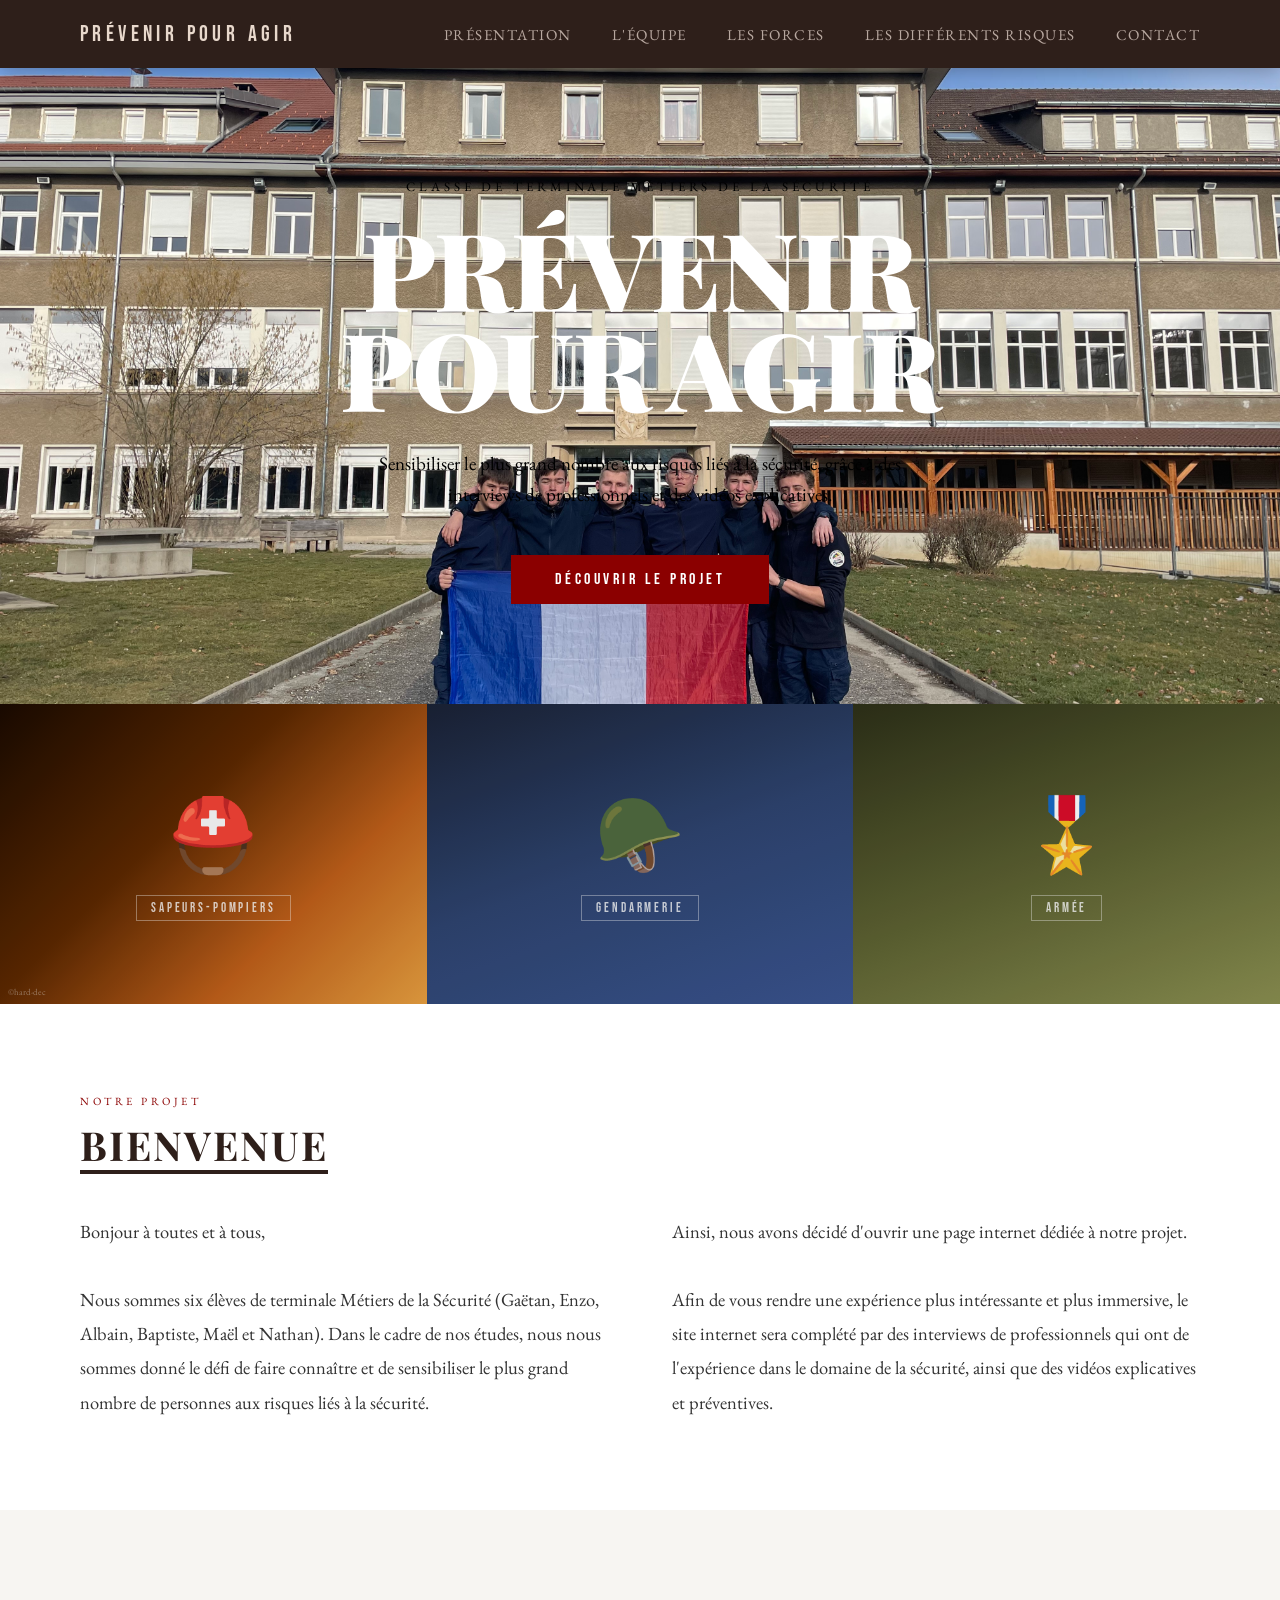
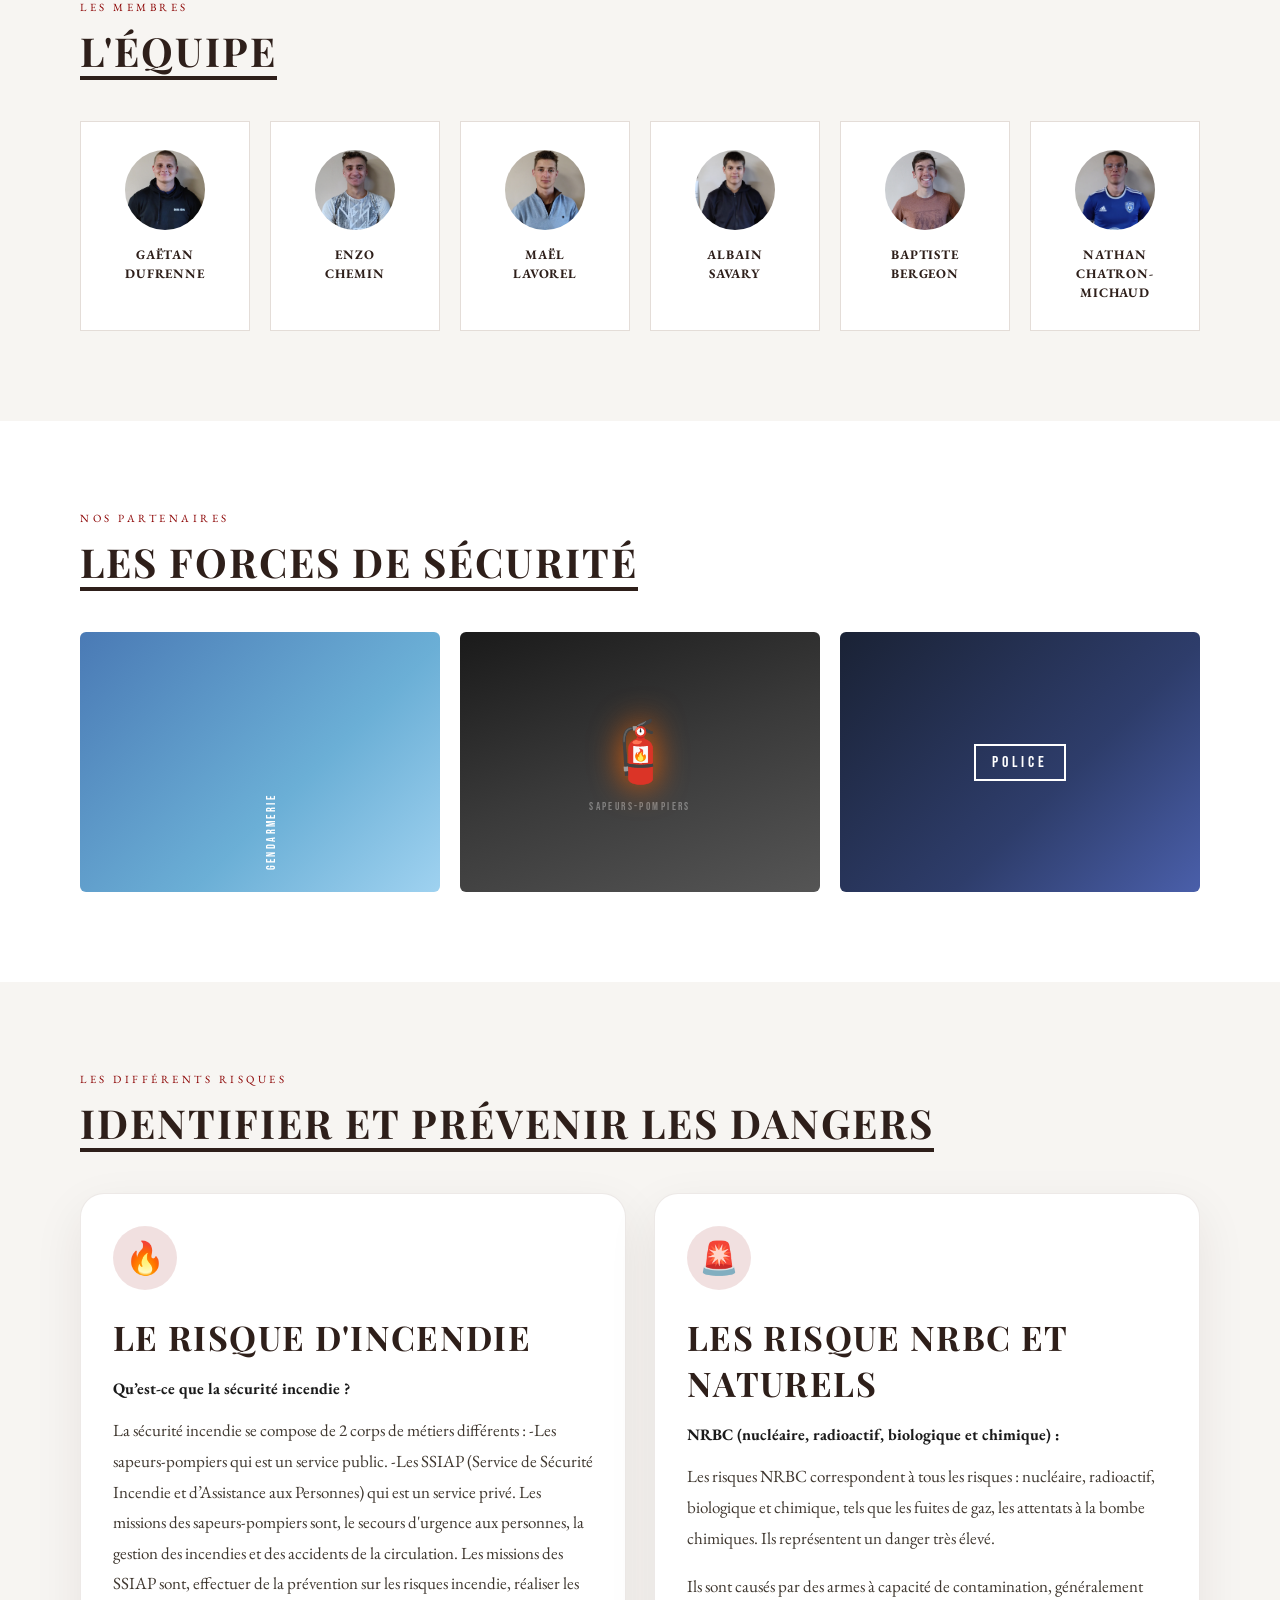
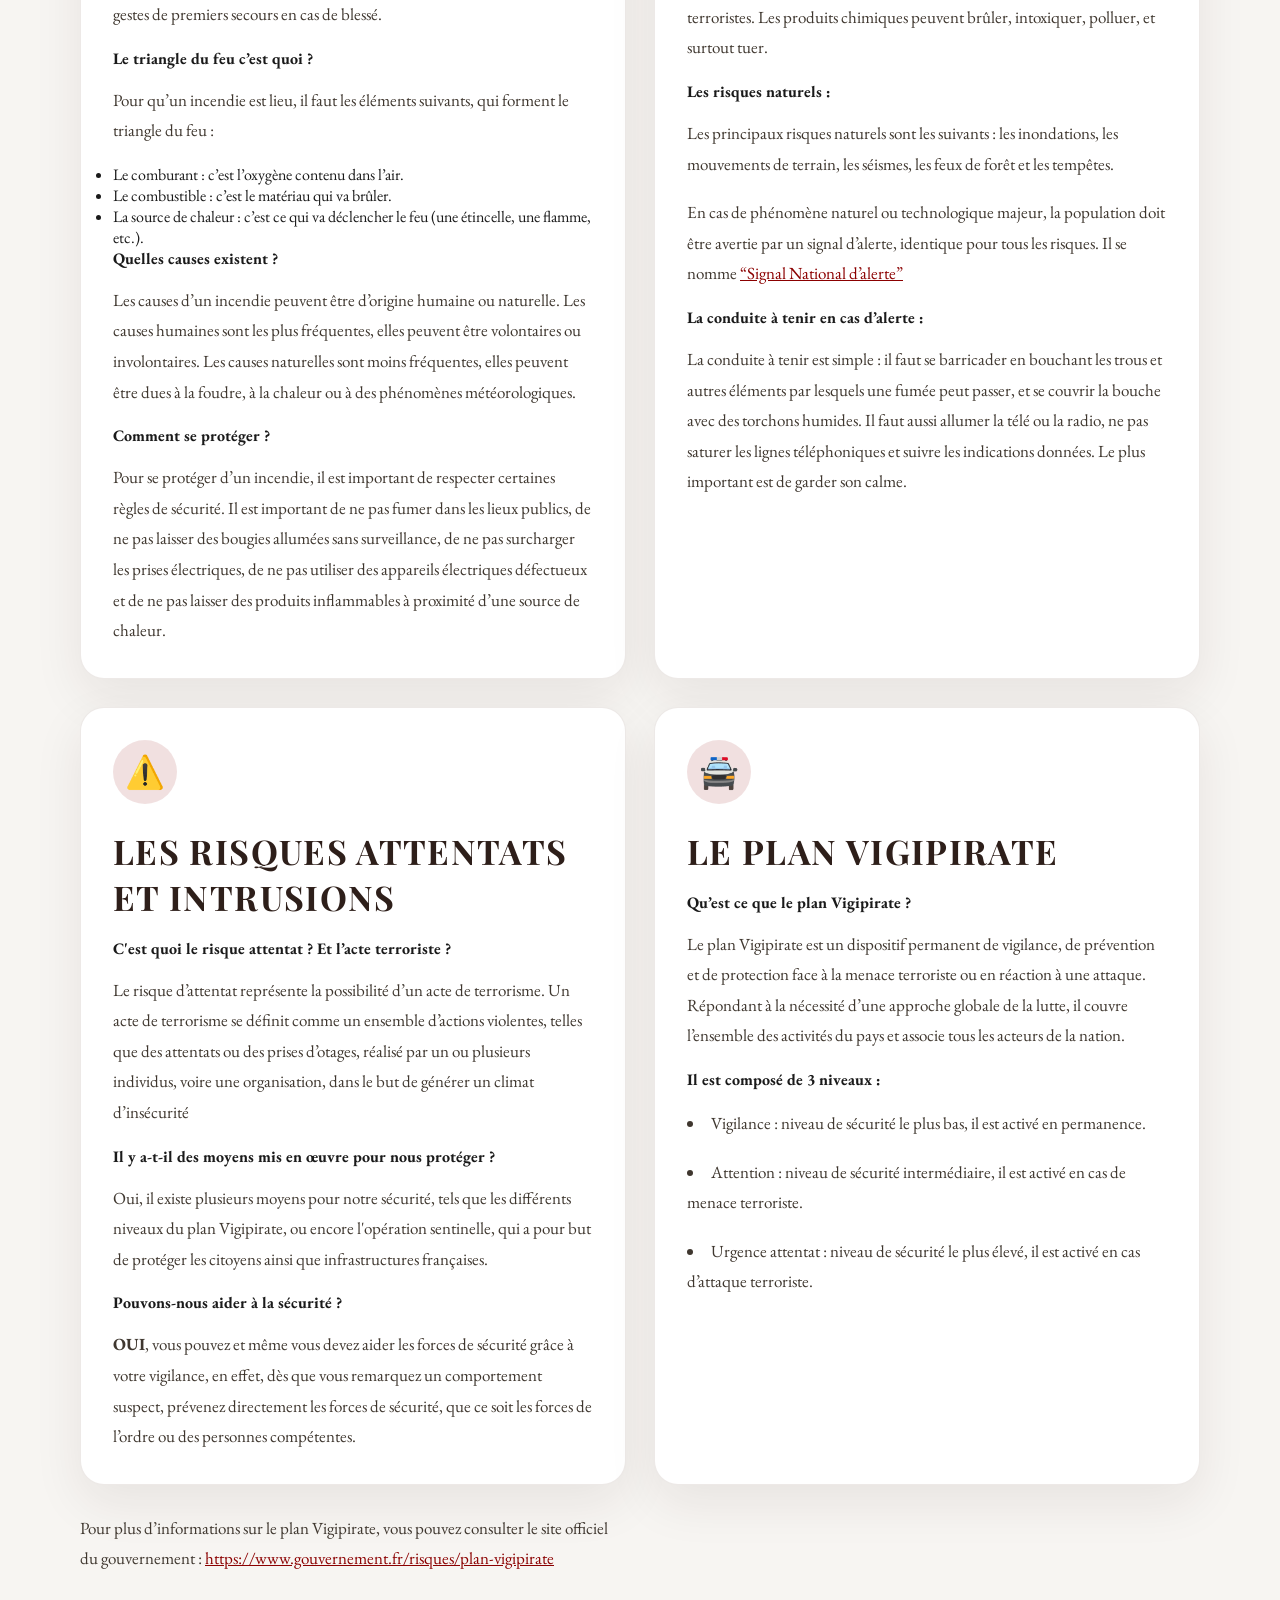
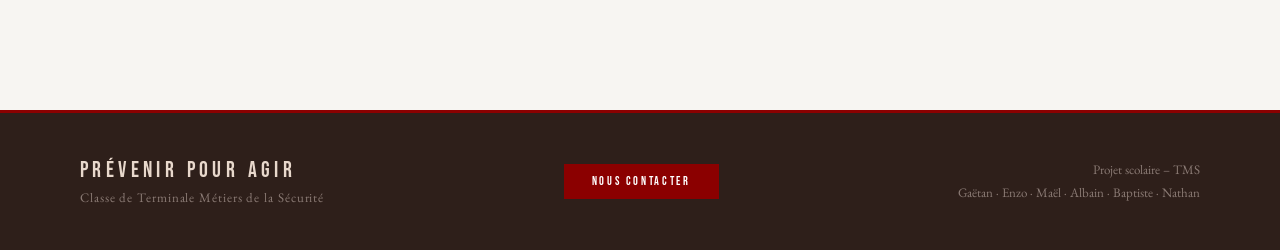
<file: index.html>
<!DOCTYPE html>
<html lang="fr">
<head>
  <meta charset="UTF-8" />
  <meta name="viewport" content="width=device-width, initial-scale=1.0" />
  <link rel="icon" type="image/x-icon" href="asset/favicon.png" />
  <title>Prévenir Pour Agir – Classe de TMS</title>
  <link href="https://fonts.googleapis.com/css2?family=Playfair+Display:wght@400;700;900&family=Bebas+Neue&family=EB+Garamond:wght@400;700&display=swap" rel="stylesheet" />
  <link rel="stylesheet" href="style.css" />
</head>
<body>

  <!-- ── NAVBAR ── -->
  <nav>
    <a class="nav-logo" href="#">Prévenir Pour Agir</a>
    <ul class="nav-links">
      <li><a href="#bienvenue">Présentation</a></li>
      <li><a href="#equipe">L'équipe</a></li>
      <li><a href="#forces">Les forces</a></li>
      <li><a href="#risques">Les différents risques</a></li>
      <li><a href="#contact">Contact</a></li>
    </ul>
  </nav>

  <!-- ── HERO ── -->
  <section class="hero">
    <p class="hero-tag">Classe de Terminale Métiers de la Sécurité</p>
    <h1>Prévenir<br>Pour Agir</h1>
    <p class="hero-sub">
      Sensibiliser le plus grand nombre aux risques liés à la sécurité, grâce à des interviews de professionnels et des vidéos explicatives.
    </p>
    <a href="#bienvenue" class="hero-cta">Découvrir le projet</a>
  </section>

  <!-- ── PHOTO STRIP ── -->
  <div class="photo-strip">
    <div class="strip-cell strip-cell-fire">
      <div class="strip-cell-inner">
        <span class="strip-icon">⛑️</span>
        <span class="strip-label">Sapeurs-Pompiers</span>
      </div>
      <span class="copyright">©hard-dec</span>
    </div>
    <div class="strip-cell strip-cell-gend">
      <div class="strip-cell-inner">
        <span class="strip-icon">🪖</span>
        <span class="strip-label">Gendarmerie</span>
      </div>
    </div>
    <div class="strip-cell strip-cell-army">
      <div class="strip-cell-inner">
        <span class="strip-icon">🎖️</span>
        <span class="strip-label">Armée</span>
      </div>
    </div>
  </div>

  <!-- ── BIENVENUE / ABOUT ── -->
  <section id="bienvenue">
    <div class="section-inner">
      <p class="section-label">Notre projet</p>
      <h2 class="section-title">Bienvenue</h2>
      <div class="about-grid">
        <p>
          Bonjour à toutes et à tous,<br><br>
          Nous sommes six élèves de terminale Métiers de la Sécurité (Gaëtan, Enzo, Albain, Baptiste, Maël et Nathan). Dans le cadre de nos études, nous nous sommes donné le défi de faire connaître et de sensibiliser le plus grand nombre de personnes aux risques liés à la sécurité.
        </p>
        <p>
          Ainsi, nous avons décidé d'ouvrir une page internet dédiée à notre projet.<br><br>
          Afin de vous rendre une expérience plus intéressante et plus immersive, le site internet sera complété par des interviews de professionnels qui ont de l'expérience dans le domaine de la sécurité, ainsi que des vidéos explicatives et préventives.
        </p>
      </div>
    </div>
  </section>

  <!-- ── ÉQUIPE ── -->
  <section id="equipe">
    <div class="section-inner">
      <p class="section-label">Les membres</p>
      <h2 class="section-title">L'équipe</h2>
      <div class="team-grid">
        <div class="team-card">
          <div class="team-avatar"><img src="asset/Gaetan.jpg" alt="Gaëtan Dufrenne" /></div>
          <p class="team-name">Gaëtan<br>Dufrenne</p>
          <p class="team-intro"> Je m’appelle Gaëtan DUFRENNE. Je suis en terminale bac professionnel Métiers 
de la sécurité, à l’issus de ma formation je souhaiterais devenir gendarme en 
escadron mobile. J’ai souhaité développer ce projet afin de pouvoir partager mes 
connaissance et expériences sur les sujets de nos futurs métiers. </p>
        </div>
        <div class="team-card">
          <div class="team-avatar"><img src="asset/Enzo.jpg" alt="Enzo Chemin" /></div>
          <p class="team-name">Enzo<br>Chemin</p>
          <p class="team-intro"> Je m’appelle Enzo Chemin. Je suis en terminale bac professionnel Métiers de la 
sécurité. Je voudrais devenir pompier. Ma passion dans la vie est le sport, et plus 
particulièrement le street workout. J’ai voulu faire le bac pro pour devenir gendarme, 
mais le stage avec les pompiers m’a conquis. J’ai eu l’idée de ce projet avec Gaëtan 
pour motiver un maximum de jeunes à venir dans ces métiers</p>
        </div>
        <div class="team-card">
          <div class="team-avatar"><img src="asset/Mael.jpg" alt="Maël Lavorel" /></div>
          <p class="team-name">Maël<br>Lavorel</p>
          <p class="team-intro">Bonjour, je m'appelle Maël LAVOREL. Je suis en terminale Métiers de la sécurité à 
La Roche-sur-Foron, plus tard, je voudrais devenir pompier professionnel. J'aime le 
VTT, l'escalade, le ski et la moto. J'ai choisi cette filière car c'est celle qui se rapproche 
le plus du parcours professionnel que je souhaite emprunter.</p>
        </div>
        <div class="team-card">
          <div class="team-avatar"><img src="asset/Albain.jpg" alt="Albain Savary" /></div>
          <p class="team-name">Albain<br>Savary</p>
          <p class="team-intro">Bonjour, je m'appelle Albain Savary. J'aimerais être soldat en tant que fantassin. 
J'aime la France, passer du temps avec mes amis et surtout aider les autres. J'ai 
choisi la filière Métiers de la sécurité afin de pouvoir me rapprocher le plus possible 
de mon rêve, mais aussi afin de connaître davantage de métiers comme les 
pompiers, la gendarmerie ou encore la sécurité privée.</p>
        </div>
        <div class="team-card">
          <div class="team-avatar"><img src="asset/Baptiste.jpg" alt="Baptiste Bergeon" /></div>
          <p class="team-name">Baptiste<br>Bergeon</p>
          <p class="team-intro">Je m’appelle Baptiste Bergeon, j’ai 17 ans. J’ai choisi d’intégrer le bac professionnel 
Métiers de la sécurité, car plus tard je souhaite devenir pompier professionnel. Ce 
métier était pour moi une vocation. La cohésion et la fraternité sont pour moi des 
valeurs très importantes.</p>
        </div>
        <div class="team-card">
          <div class="team-avatar"><img src="asset/Nathan.jpg" alt="Nathan Chatron-Michaud" /></div>
          <p class="team-name">Nathan<br>Chatron-Michaud</p>
          <p class="team-intro">Je m’appelle Nathan Chatron-Michaud, j’ai 17 ans, je suis rentré dans la filière 
métier de la sécurité pour réaliser mon rêve qui a toujours été d’être pompier de Paris, 
mais aussi pour connaitre plus en détail les autres métiers de la sécurité. J’ai choisi 
ce projet pour sensibiliser les personnes au différent risque et ainsi les protéger</p>
        </div>
      </div>
    </div>
  </section>

  <!-- ── FORCES ── -->
  <section id="forces">
    <div class="section-inner">
      <p class="section-label">Nos partenaires</p>
      <h2 class="section-title">Les forces de sécurité</h2>
      <div class="bottom-photos">
        <div class="bp-cell bp-gend">
          <span class="badge-side">Gendarmerie</span>
        </div>
        <div class="bp-cell bp-fire">
          <div class="bp-fire-inner">
            <span class="bp-fire-icon">🧯</span>
            <span class="bp-fire-num">Sapeurs-Pompiers</span>
          </div>
        </div>
        <div class="bp-cell bp-police">
          <div class="badge-white">Police</div>
        </div>
      </div>
    </div>
  </section>

  <!-- ── RISQUES ── -->
  <section id="risques">
    <div class="section-inner">
      <p class="section-label">Les différents risques</p>
      <h2 class="section-title">Identifier et prévenir les dangers</h2>
      <div class="risks-content">
        <div class="risk-item">
          <span class="risk-icon">🔥</span>
          <h3 class="risk-title"> Le risque d'Incendie</h3>
          <h4 class="risk-description">Qu’est-ce que la sécurité incendie ?</h4>
          <p class="risk-text">
          La sécurité incendie se compose de 2 corps de métiers différents :
-Les sapeurs-pompiers qui est un service public.
-Les SSIAP (Service de Sécurité Incendie et d’Assistance aux Personnes) qui
est un service privé.
Les missions des sapeurs-pompiers sont, le secours d'urgence aux
personnes, la gestion des incendies et des accidents de la circulation.
Les missions des SSIAP sont, effectuer de la prévention sur les risques
incendie, réaliser les gestes de premiers secours en cas de blessé.
          </p>
          <h4 class="risk-description">Le triangle du feu c’est quoi ?</h4>
          <p class="risk-text">
            Pour qu’un incendie est lieu, il faut les éléments suivants, qui forment le triangle du feu :
            <ul>
              <li>Le comburant : c’est l’oxygène contenu dans l’air.</li>
              <li>Le combustible : c’est le matériau qui va brûler.</li>
              <li>La source de chaleur : c’est ce qui va déclencher le feu (une étincelle, une flamme, etc.).</li>
            </ul>
          </p>
          <h4 class="risk-description">Quelles causes existent ?</h4>
          <p class="risk-text">
            Les causes d’un incendie peuvent être d’origine humaine ou naturelle. Les causes humaines sont les plus fréquentes, elles peuvent être volontaires ou involontaires. Les causes naturelles sont moins fréquentes, elles peuvent être dues à la foudre, à la chaleur ou à des phénomènes météorologiques.
          </p>
          <h4 class="risk-description">Comment se protéger ?</h4>
          <p class="risk-text">
            Pour se protéger d’un incendie, il est important de respecter certaines règles de sécurité. Il est important de ne pas fumer dans les lieux publics, de ne pas laisser des bougies allumées sans surveillance, de ne pas surcharger les prises électriques, de ne pas utiliser des appareils électriques défectueux et de ne pas laisser des produits inflammables à proximité d’une source de chaleur.
          </p>
        </div>
        <div class="risk-item">
          <span class="risk-icon">🚨</span>
          <h3 class="risk-title">Les risque NRBC et Naturels </h3>
          <h4 class="risk-description">NRBC (nucléaire, radioactif, biologique et chimique) : </h4>
          <p class="risk-text">
            Les risques NRBC correspondent à tous les risques : nucléaire, radioactif,
biologique et chimique, tels que les fuites de gaz, les attentats à la bombe chimiques.
Ils représentent un danger très élevé.
          </p>
          <p class="risk-text">
            Ils sont causés par des armes à capacité de contamination, généralement
terroristes. Les produits chimiques peuvent brûler, intoxiquer, polluer, et surtout tuer.
          </p>
          <h4 class="risk-description">Les risques naturels :</h4>
          <p class="risk-text">
            Les principaux risques naturels sont les suivants : les inondations, les
mouvements de terrain, les séismes, les feux de forêt et les tempêtes.

          </p>
          <p class="risk-text">
            En cas de phénomène naturel ou technologique majeur, la population
doit être avertie par un signal d’alerte, identique pour tous les risques. Il se
nomme <a href="https://www.google.com/search?q=SNA+alarme&sca_esv=dcaddbc1f6d8eed3&rlz=1C1GCEA_enFR1156&sxsrf=AHTn8zoapM5CZel6yyxHJBTIW1Ko2TKhJg%3A1743755594247&ei=SpnvZ8vuDtSpkdUPidSZ4Qw&ved=0ahUKEwjLu5Tm-72MAxXUVKQEHQlqJswQ4dUDCBA&uact=5&oq=SNA+alarme&gs_lp=[base64]&sclient=gws-wiz-serp#fpstate=ive&vld=cid:5dd9bc28,vid:rx5Ex8G-eG0,st:0">“Signal National d’alerte”</a>
          </p>
          <h4 class="risk-description">La conduite à tenir en cas d’alerte :</h4>
          <p class="risk-text">
            La conduite à tenir est simple : il faut se barricader en bouchant les trous et autres éléments par lesquels une
fumée peut passer, et se couvrir la bouche avec des torchons humides. Il faut aussi allumer la télé ou la radio,
ne pas saturer les lignes téléphoniques et suivre les indications données. Le plus important est de garder son
calme.
          </p>

        </div>
        <div class="risk-item">
          <span class="risk-icon">⚠️</span>
          <h3 class="risk-title">Les risques attentats et intrusions</h3>
          <h4 class="risk-description">C'est quoi le risque attentat ? Et l’acte terroriste ? </h4>
          <p class="risk-text">
            Le risque d’attentat représente la possibilité d’un acte de terrorisme.
Un acte de terrorisme se définit comme un ensemble d’actions violentes, telles que des attentats ou des prises
d’otages, réalisé par un ou plusieurs individus, voire une organisation, dans le but de générer un climat
d’insécurité
          </p>
          <h4 class="risk-description">Il y a-t-il des moyens mis en œuvre pour nous protéger ?</h4>
          <p class="risk-text">
           Oui, il existe plusieurs moyens pour notre sécurité, tels que les différents niveaux du
plan Vigipirate, ou encore l'opération sentinelle, qui a pour but de protéger les
citoyens ainsi que infrastructures françaises.
          </p>
          <h4 class="risk-description">Pouvons-nous aider à la sécurité ? </h4>
          <p class="risk-text">
           <b>OUI</b>, vous pouvez et même vous devez aider les forces de sécurité
grâce à votre vigilance, en effet, dès que vous remarquez un
comportement suspect, prévenez directement les forces de
sécurité, que ce soit les forces de l’ordre ou des personnes
compétentes.

          </p>
        </div>
        <div class="risk-item">
          <span class="risk-icon">🚔</span>
          <h3 class="risk-title">Le pLan Vigipirate</h3>
          <h4 class="risk-description">Qu’est ce que le plan Vigipirate ?</h4>
          <p class="risk-text">
Le plan Vigipirate est un dispositif permanent de vigilance, de prévention et de protection face à la menace
terroriste ou en réaction à une attaque.
Répondant à la nécessité d’une approche globale de la lutte, il couvre l’ensemble des activités du pays et
associe tous les acteurs de la nation.</p>
          <h4 class="risk-description">Il est composé de 3 niveaux : </h4>
          <p class="risk-text">
            <li class="risk-text">Vigilance : niveau de sécurité le plus bas, il est activé en permanence.</li>
            <li class="risk-text">Attention : niveau de sécurité intermédiaire, il est activé en cas de menace terroriste.</li>
            <li class="risk-text">Urgence attentat : niveau de sécurité le plus élevé, il est activé en cas d’attaque terroriste.</li>
          </p>
        </div>
          <p class="risk-text">
            Pour plus d’informations sur le plan Vigipirate, vous pouvez consulter le site officiel du gouvernement : <a href="https://www.gouvernement.fr/risques/plan-vigipirate">https://www.gouvernement.fr/risques/plan-vigipirate</a>
          </p>
          <p> </p>
          <p> </p>
          <p> </p>
      </div>
    </div>
  </section>

  <!-- ── FOOTER ── -->
  <footer id="contact">
    <div>
      <div class="footer-logo">Prévenir Pour Agir</div>
      <div class="footer-sub">Classe de Terminale Métiers de la Sécurité</div>
    </div>
    <a href ="contact.html" class="footer-contact">Nous contacter</a>
    <div class="footer-right">
      Projet scolaire – TMS<br>
      Gaëtan · Enzo · Maël · Albain · Baptiste · Nathan
    </div>
  </footer>

</body>
</html>
</file>
<file: style.css>
*, *::before, *::after { box-sizing: border-box; margin: 0; padding: 0; }

:root {
  --dark:   #2e1f1a;
  --white:  #ffffff;
  --light:  #f7f5f2;
  --mid:    #6b4c3b;
  --accent: #8b0000;
  --border: #e4ddd8;
  --text:   #1a1a1a;
  --muted:  #777;
}

html { scroll-behavior: smooth; }

body {
  background: var(--white);
  font-family: 'EB Garamond', Georgia, serif;
  color: var(--text);
  margin: 0;
}

/* ── NAVBAR ─────────────────────────────────── */
nav {
  position: sticky;
  top: 0;
  z-index: 100;
  background: var(--dark);
  display: flex;
  align-items: center;
  justify-content: space-between;
  padding: 0 80px;
  height: 68px;
  box-shadow: 0 2px 20px rgba(0,0,0,.3);
}

.nav-logo {
  font-family: 'Bebas Neue', sans-serif;
  font-size: 22px;
  letter-spacing: .2em;
  color: #e8d8cc;
  text-decoration: none;
}

.nav-links {
  display: flex;
  gap: 40px;
  list-style: none;
}

.nav-links a {
  font-family: 'EB Garamond', serif;
  font-size: 15px;
  letter-spacing: .1em;
  color: #b8a8a0;
  text-decoration: none;
  text-transform: uppercase;
  transition: color .2s;
}

.nav-links a:hover { color: #fff; }

/* ── HERO ────────────────────────────────────── */
.hero {
  background: url('asset/Groupe\ PPA.jpg') center / cover no-repeat;
  color: #000000;
  display: flex;
  flex-direction: column;
  align-items: center;
  justify-content: center;
  text-align: center;
  padding: 110px 24px 100px;
  position: relative;
  overflow: hidden;
}

.hero::before {
  content: '';
  position: absolute;
  inset: 0;
  background: rgba(0, 0, 0, 0);
  pointer-events: none;
}

.hero-tag {
  font-family: 'EB Garamond', serif;
  font-size: 13px;
  letter-spacing: .3em;
  text-transform: uppercase;
  color: #000000;
  margin-bottom: 22px;
}

.hero h1 {
  font-family: 'Playfair Display', serif;
  font-weight: 900;
  font-size: clamp(56px, 9vw, 108px);
  letter-spacing: -.01em;
  line-height: .93;
  text-transform: uppercase;
  color: #fff;
  margin-bottom: 30px;
  position: relative;
}

.hero-sub {
  font-size: 19px;
  color: #000000;
  max-width: 560px;
  line-height: 1.65;
  margin-bottom: 44px;
}

.hero-cta {
  display: inline-block;
  background: var(--accent);
  color: #fff;
  font-family: 'Bebas Neue', sans-serif;
  font-size: 16px;
  letter-spacing: .22em;
  padding: 15px 44px;
  text-decoration: none;
  transition: background .2s, transform .15s;
}

.hero-cta:hover {
  background: #a50000;
  transform: translateY(-2px);
}

/* ── PHOTO STRIP ─────────────────────────────── */
.photo-strip {
  display: grid;
  grid-template-columns: repeat(3, 1fr);
  height: 300px;
}

.strip-cell {
  overflow: hidden;
  position: relative;
}

.strip-cell-fire  { background: linear-gradient(135deg, #1a0a00 0%, #5c2800 40%, #c0601a 70%, #e8a040 100%); }
.strip-cell-gend  { background: linear-gradient(160deg, #1a2235 0%, #2e4470 50%, #3a5490 100%); }
.strip-cell-army  { background: linear-gradient(160deg, #2d3018 0%, #5a5f30 50%, #8a8f50 100%); }

.strip-cell-inner {
  width: 100%;
  height: 100%;
  display: flex;
  flex-direction: column;
  align-items: center;
  justify-content: center;
  gap: 14px;
}

.strip-icon { font-size: 72px; }

.strip-label {
  font-family: 'Bebas Neue', sans-serif;
  font-size: 13px;
  letter-spacing: .22em;
  color: rgba(255,255,255,.8);
  border: 1.5px solid rgba(255,255,255,.38);
  padding: 4px 14px;
}

.strip-cell::after {
  content: '';
  position: absolute;
  inset: 0;
  background: rgba(0,0,0,.07);
  pointer-events: none;
}

.copyright {
  font-size: 9px;
  color: rgba(255,255,255,.4);
  position: absolute;
  bottom: 6px;
  left: 8px;
}

/* ── SECTIONS ────────────────────────────────── */
.section-inner {
  max-width: 1140px;
  margin: 0 auto;
}

.section-label {
  font-family: 'EB Garamond', serif;
  font-size: 11px;
  letter-spacing: .32em;
  text-transform: uppercase;
  color: var(--accent);
  margin-bottom: 10px;
}

.section-title {
  font-family: 'Playfair Display', serif;
  font-size: clamp(28px, 3.5vw, 40px);
  font-weight: 700;
  text-transform: uppercase;
  letter-spacing: .05em;
  color: var(--dark);
  text-decoration: underline;
  text-underline-offset: 9px;
  margin-bottom: 44px;
}

/* ── WELCOME / ABOUT ─────────────────────────── */
#bienvenue {
  padding: 90px 80px;
  background: var(--white);
}

.about-grid {
  display: grid;
  grid-template-columns: 1fr 1fr;
  gap: 64px;
}

.about-grid p {
  font-size: 18.5px;
  line-height: 1.85;
  color: #333;
}

/* ── TEAM SECTION ────────────────────────────── */
#equipe {
  padding: 90px 80px;
  background: var(--light);
}

.team-grid {
  display: grid;
  grid-template-columns: repeat(6, 1fr);
  gap: 20px;
}

.team-card {
  background: var(--white);
  border: 1px solid var(--border);
  padding: 28px 14px;
  text-align: center;
  transition: box-shadow .25s, transform .25s;
  position: relative;
}

.team-card:hover {
  box-shadow: 0 10px 36px rgba(46,31,26,.12);
  transform: translateY(-5px);
}

.team-avatar {
  width: 80px;
  height: 80px;
  border-radius: 50%;
  background: var(--dark);
  display: flex;
  align-items: center;
  justify-content: center;
  margin: 0 auto 16px;
  font-size: 24px;
  overflow: hidden;
}

.team-avatar img {
  width: 100%;
  height: 100%;
  object-fit: cover;
}

.team-name {
  font-family: 'EB Garamond', serif;
  font-size: 13px;
  font-weight: 700;
  letter-spacing: .07em;
  text-transform: uppercase;
  color: var(--dark);
  line-height: 1.45;
}

.team-intro {
  position: absolute;
  bottom: 100%;
  left: 50%;
  transform: translateX(-50%);
  background: var(--white);
  border: 1px solid var(--border);
  border-radius: 4px;
  padding: 8px 12px;
  font-family: 'EB Garamond', serif;
  font-size: 14px;
  color: var(--text);
  box-shadow: 0 4px 12px rgba(0,0,0,0.15);
  width: 200px;
  text-align: left;
  display: none;
  z-index: 10;
  margin-bottom: 8px;
}

.team-intro::after {
  content: '';
  position: absolute;
  top: 100%;
  left: 50%;
  transform: translateX(-50%);
  border: 5px solid transparent;
  border-top-color: var(--white);
}

.team-card:hover .team-intro {
  display: block;
}

/* ── BOTTOM PHOTOS ───────────────────────────── */
#forces {
  padding: 90px 80px;
  background: var(--white);
}

.bottom-photos {
  display: grid;
  grid-template-columns: repeat(3, 1fr);
  gap: 20px;
  height: 260px;
}

.bp-cell {
  border-radius: 6px;
  overflow: hidden;
  display: flex;
  align-items: center;
  justify-content: center;
  position: relative;
}

.bp-gend {
  background: linear-gradient(135deg, #4a7ab5 0%, #6bafd6 60%, #9fd2f0 100%);
  align-items: flex-end;
  padding-bottom: 22px;
  padding-left: 22px;
}
.bp-fire   { background: linear-gradient(160deg, #1a1a1a 0%, #3a3a3a 50%, #555 100%); }
.bp-police { background: linear-gradient(135deg, #1a2235 0%, #2e3d6b 60%, #4a5faa 100%); }

.badge-side {
  font-family: 'Bebas Neue', sans-serif;
  font-size: 12px;
  letter-spacing: .2em;
  color: #fff;
  writing-mode: vertical-rl;
  transform: rotate(180deg);
}

.badge-white {
  font-family: 'Bebas Neue', sans-serif;
  font-size: 16px;
  letter-spacing: .24em;
  color: #fff;
  border: 2px solid #fff;
  padding: 7px 16px;
}

.bp-fire-inner {
  display: flex;
  flex-direction: column;
  align-items: center;
  gap: 10px;
}

.bp-fire-icon {
  font-size: 60px;
  filter: drop-shadow(0 0 16px #ff6600);
}

.bp-fire-num {
  font-family: 'Bebas Neue', sans-serif;
  font-size: 11px;
  letter-spacing: .22em;
  color: rgba(255,255,255,.35);
}

/* ── RISQUES SECTION ─────────────────────────── */
#risques {
  padding: 90px 80px;
  background: var(--light);
}

.risks-content {
  display: grid;
  grid-template-columns: repeat(2, minmax(0, 1fr));
  gap: 28px;
}

.risk-item {
  background: var(--white);
  border: 1px solid rgba(107, 76, 59, 0.12);
  border-radius: 24px;
  padding: 32px;
  box-shadow: 0 18px 50px rgba(46, 31, 26, 0.08);
  transition: transform 0.3s ease, box-shadow 0.3s ease;
}

.risk-item:hover {
  transform: translateY(-5px);
  box-shadow: 0 24px 64px rgba(46, 31, 26, 0.14);
}

.risk-icon {
  display: inline-flex;
  align-items: center;
  justify-content: center;
  width: 64px;
  height: 64px;
  border-radius: 50%;
  background: rgba(139, 0, 0, 0.12);
  color: var(--accent);
  font-size: 32px;
  margin-bottom: 24px;
}

.risk-title {
  font-family: 'Playfair Display', serif;
  font-size: clamp(26px, 3vw, 34px);
  font-weight: 700;
  text-transform: uppercase;
  letter-spacing: .04em;
  color: var(--dark);
  margin-bottom: 18px;
}

.risk-description {
  font-family: 'EB Garamond', serif;
  font-size: 16px;
  color: var(--text);
  margin-bottom: 16px;
}

.risk-text {
  font-family: 'EB Garamond', serif;
  font-size: 17px;
  line-height: 1.8;
  color: #3f372f;
  margin-bottom: 18px;
}

.risk-text a {
  color: var(--accent);
  text-decoration: underline;
}

.risk-text ul {
  margin: 16px 0 0 20px;
  padding-left: 0;
  list-style: disc;
}

.risk-text ul li {
  margin-bottom: 10px;
}

.risk-text li {
  font-size: 17px;
  line-height: 1.75;
}

.risk-item p:last-child {
  margin-bottom: 0;
}

/* ── CONTACT PAGE ───────────────────────────── */
.content {
  max-width: 780px;
  margin: 0 auto;
  padding: 90px 80px;
}

.content h2 {
  font-family: 'Playfair Display', serif;
  font-size: clamp(32px, 4vw, 46px);
  margin-bottom: 24px;
  color: var(--dark);
}

#contact-form {
  display: grid;
  gap: 18px;
  background: var(--white);
  border: 1px solid rgba(107, 76, 59, 0.15);
  border-radius: 24px;
  padding: 32px;
  box-shadow: 0 18px 50px rgba(46, 31, 26, 0.08);
}

#contact-form input,
#contact-form textarea {
  width: 100%;
  border: 1px solid rgba(107, 76, 59, 0.2);
  border-radius: 12px;
  padding: 16px 18px;
  font-family: 'EB Garamond', serif;
  font-size: 16px;
  color: var(--text);
  background: #fff;
  transition: border-color 0.2s ease, box-shadow 0.2s ease;
}

#contact-form input:focus,
#contact-form textarea:focus {
  outline: none;
  border-color: var(--accent);
  box-shadow: 0 0 0 4px rgba(139, 0, 0, 0.12);
}

#contact-form textarea {
  min-height: 180px;
  resize: vertical;
}

#submit-btn {
  width: fit-content;
  border: none;
  border-radius: 999px;
  background: var(--accent);
  color: #fff;
  padding: 16px 38px;
  font-family: 'Bebas Neue', sans-serif;
  font-size: 14px;
  letter-spacing: 0.22em;
  text-transform: uppercase;
  cursor: pointer;
  transition: transform 0.2s ease, background 0.2s ease;
}

#submit-btn:hover {
  background: #a50000;
  transform: translateY(-2px);
}

#submit-btn:disabled {
  opacity: 0.65;
  cursor: not-allowed;
  transform: none;
}

#form-response {
  color: var(--dark);
  font-size: 16px;
  line-height: 1.7;
}

.content p {
  margin-top: 24px;
  font-size: 17px;
  line-height: 1.85;
  color: #3f372f;
}

.content a {
  color: var(--accent);
  text-decoration: underline;
}

/* ── FOOTER ─────────────────────────────────── */
footer {
  background: var(--dark);
  color: #c8b8b0;
  padding: 44px 80px;
  display: flex;
  justify-content: space-between;
  align-items: center;
  border-top: 3px solid var(--accent);
}

.footer-logo {
  font-family: 'Bebas Neue', sans-serif;
  font-size: 22px;
  letter-spacing: .2em;
  color: #e8d8cc;
}

.footer-sub {
  font-size: 13px;
  letter-spacing: .07em;
  color: #8a7a74;
  margin-top: 5px;
}

.footer-right {
  font-size: 13px;
  text-align: right;
  color: #8a7a74;
  line-height: 1.7;
}
.footer-contact {
  background: var(--accent);
  color: #fff;
  font-family: 'Bebas Neue', sans-serif;
  font-size: 12px;
  letter-spacing: .22em;
  padding: 10px 28px;
  text-decoration: none;
  transition: background .2s, transform .15s;
}

/* ── RESPONSIVE ──────────────────────────────── */
@media (max-width: 1024px) {
  nav, #bienvenue, #equipe, #forces, footer { padding-left: 36px; padding-right: 36px; }
  .team-grid { grid-template-columns: repeat(4, 1fr); }
}

@media (max-width: 720px) {
  nav { padding: 0 20px; }
  .nav-links { display: none; }
  .photo-strip { grid-template-columns: 1fr; height: auto; }
  .strip-cell { height: 200px; }
  #bienvenue, #equipe, #forces, #risques { padding: 60px 20px; }
  .about-grid { grid-template-columns: 1fr; gap: 28px; }
  .team-grid { grid-template-columns: repeat(2, 1fr); }
  .bottom-photos { grid-template-columns: 1fr; height: auto; }
  .bp-cell { height: 180px; }
  .content { padding: 60px 20px; }
  #contact-form { padding: 24px; }
  footer { flex-direction: column; gap: 16px; text-align: center; padding: 36px 20px; }
  .footer-right { text-align: center; }
}
</file>
